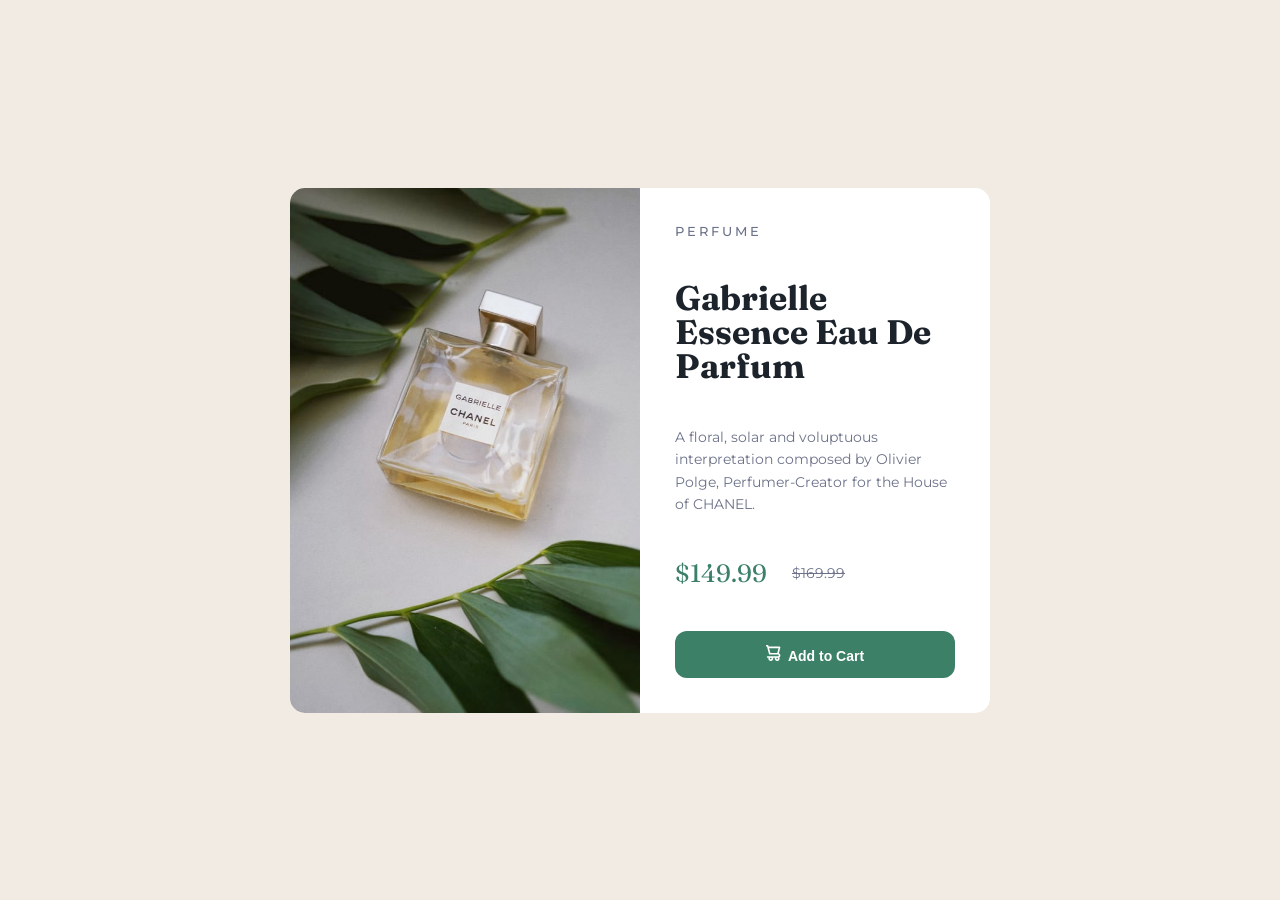
<file: product-preview-card-component-main/index.html>
<!DOCTYPE html>
<html lang="en">
<head>
  <meta charset="UTF-8">
  <meta name="viewport" content="width=device-width, initial-scale=1.0">
  <link rel="stylesheet" href="style.css">
  <link rel="icon" type="image/png" sizes="32x32" href="./images/favicon-32x32.png">
  <title>Frontend Mentor | Product preview card component</title>
</head>
<body>
  <div class="container">
    <div class="grid">
      <div class="img">
        <img src="images/image-product-desktop.jpg" alt="">
      </div>
      <div class="card-content">
        <h6 class="pro-cat">Perfume</h6>
        <h2 class="pro-name">Gabrielle Essence Eau De Parfum</h2>
        <p class="pro-des">A floral, solar and voluptuous interpretation composed by Olivier Polge, 
          Perfumer-Creator for the House of CHANEL.</p>
        <div class="price">
          <p class="current-price">$149.99</p>
          <p class="old-price">$169.99</p>
        </div>
        <button class="cta"><img src="images/icon-cart.svg" alt="icon-cart">Add to Cart</button>
      </div>
    </div>
  </div>
</body>
</html>
</file>
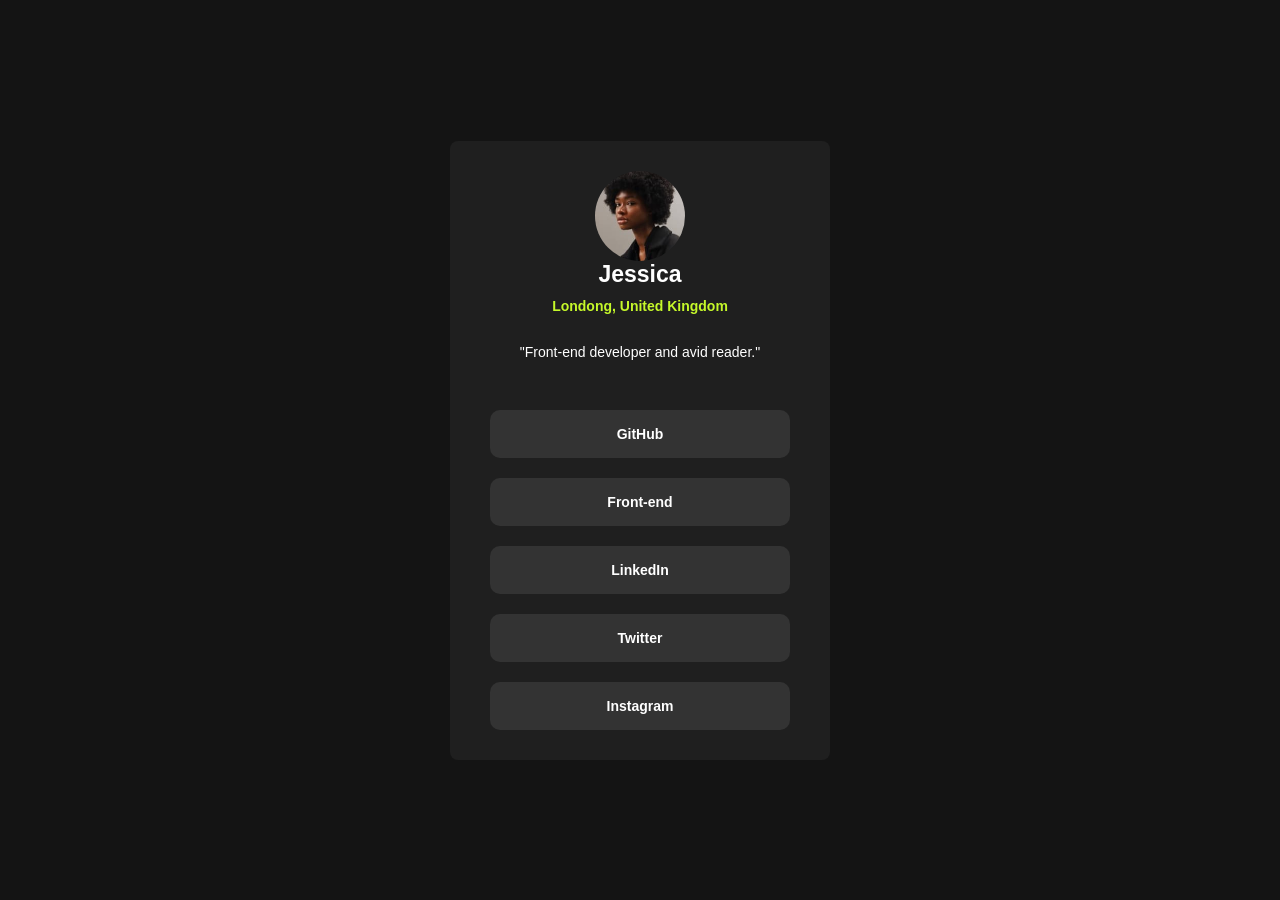
<file: social-links-profile-main/index.html>
<!DOCTYPE html>
<html lang="en">
<head>
  <meta charset="UTF-8">
  <meta name="viewport" content="width=device-width, initial-scale=1.0"> <!-- displays site properly based on user's device -->

  <link rel="icon" type="image/png" sizes="32x32" href="./assets/images/favicon-32x32.png">
  <link rel="stylesheet" href="style.css">
  <title>Frontend Mentor | Social links profile</title>
</head>
<body>
  <div class="container">
    <div class="profile">
      <div class="profile-header">
        <div class="profile-img">
          <img src="assets/images/avatar-jessica.jpeg" alt="Jessica">
        </div>
        <div class="profile-title">
          <h1>Jessica</h1>
          <h2>Londong, United Kingdom</h2>
        </div>
        <p>"Front-end developer and avid reader."</p>
      </div>
      <ul class="social-media">
        <li><a href="#">GitHub</a></li>
        <li><a href="#">Front-end</a></li>
        <li><a href="#">LinkedIn</a></li>
        <li><a href="#">Twitter</a></li>
        <li><a href="#">Instagram</a></li>
      </ul>
    </div>
  </div>
  
  
  
  
  
  
  
  
  
  
  
  
  
  
  
  
  
  
  
  
  
  <!-- Jessica Randall
  London, United Kingdom
  "Front-end developer and avid reader."

  GitHub
  Frontend Mentor
  LinkedIn
  Twitter
  Instagram -->
  

</body>
</html>
</file>
<file: product-preview-card-component-main/style.css>
@import url('https://fonts.googleapis.com/css2?family=Fraunces:opsz,wght@9..144,700&family=Montserrat:wght@500;700&display=swap');


*{
    margin: 0;
    padding: 0;
    box-sizing: border-box;
}

body{
    font-family: 'Montserrat', sans-serif;
    background-color: hsl(30, 38%, 92%);
    font-size: 14px;
    min-height: 100vh;
    display: flex;
    justify-content: center;
    align-items: center;
}

.container{
    margin: 30px auto;
    padding: 0 30px;
}

.grid{
    max-width: 700px;
    display: grid;
    grid-template-columns: 1fr 1fr;
    background-color: #FFF;
    border-radius: 15px;
    overflow: hidden;
}

.img img{
    max-width: 100%;
    display: inherit;
}


.card-content{
    padding: 35px;
    display: flex;
    flex-direction: column;
    justify-content: space-between;
}

h6.pro-cat{
    text-transform: uppercase;
    letter-spacing: 3px;
    font-size: 13px;
    color: hsl(228, 12%, 48%);
    font-weight: 500;
}

h2.pro-name{
    font-family: 'Fraunces', serif;
    font-size: 34px;
    line-height: 1em;
    color: hsl(212, 21%, 14%);
}

p.pro-des{
    color: hsl(228, 12%, 48%);
    line-height: 1.6em;
}

.price{
    display: flex;
    align-items: center;
}

p.current-price{
    font-family: 'Fraunces', serif;
    color: hsl(158, 36%, 37%);
    font-size: 25px;
    padding-right: 25px;
}

p.old-price{
    color: hsl(228, 12%, 48%);
    text-decoration: line-through;
}

button.cta{
    background-color: hsl(158, 36%, 37%);
    border: none;
    padding: 14px 0;
    border-radius: 12px;
    color: white;
    font-size: 14px;
    font-weight: 700;
    cursor: pointer;
    transition: background-color .3s ease;
    width: 100%;
}

button.cta:hover{
    background-color: hsl(158, 36%, 23%);
}

button.cta img{
    padding-right: 7px;
}

@media only screen and (max-width: 628px){
    .grid{
        grid-template-columns: 1fr;
    }
    .img img{
        max-height: 450px;
        width: 100%;
        object-fit: cover;
    }
    .card-content{
        display: block;
    }
    h6.pro-cat, h2.pro-name, p.pro-des, .price{
        padding-bottom: 23px;
    }
}

@media only screen and (max-width: 375px){
    .container{
        margin: 15px auto;
        padding: 0 15px;
    }
    .img img{
        max-height: 290px;
    }
    .card-content{
        padding: 24px;
    }
    h6.pro-cat, h2.pro-name, p.pro-des, .price{
        padding-bottom: 16px;
    }
    h2.pro-name{
        font-size: 28px;
    }
    p.pro-des{
        font-size: 12px;
    }
    p.current-price{
        font-size: 23px;
    }
    button.cta{
        padding: 12px 0;
        font-size: 13px;
    }
}
</file>
<file: social-links-profile-main/style.css>
@import url('https://fonts.googleapis.com/css2?family=Roboto:ital,wght@0,100..900;1,100..900&display=swap');

*,
* ::before,
* ::after{
    margin: 0;
    padding: 0;
    box-sizing: border-box;
}
:root{
    --clr-green: hsl(75, 94%, 57%);
    --clr-White: hsl(0, 0%, 100%);
    --clr-grey : hsl(0, 0%, 20%);
    --clr-dark-grey: hsl(0, 0%, 12%);
    --clr-off-black: hsl(0, 0%, 8%);
    --fw-normal:400 ;
    --fw-semi-bold:600 ;
    --fw-bold:700 ;
}

html{
    font-size: 62.5%;
}
body {
    font-family: "Inter", sans-serif;
    font-size: 1.4rem;
    font-weight: var(--fw-normal);
    min-height: 100vh;
    display: grid ;
    place-content: center;
    background-color: var(--clr-off-black);
}

ul{
    list-style: none;
}
a {
    text-decoration: none;
    display: block;
}

.container{
    padding-inline: 15rem;
    margin: 9rem auto 0;
}

.profile{
    background-color: var(--clr-dark-grey);
    width: 32rem;
    padding: 1.8rem;
    border-radius: 0.8rem;
    text-align: center;
}

.profile .profile-img {
    width: 9rem;
    aspect-ratio: 1;
    margin: 0 auto;
}

.profile .profile-img img{
    display: inherit;
    max-width: 100%;
    border-radius: 50%;
}
 
.profile .profile-title h1{
    color: var(--clr-White);
    font-size: 2.3rem;
    font-weight: var(--fw-bold);
}

.profile .profile-title h2{
    color: var(--clr-green);
    font-size: 1.4rem;
    margin-top: 1rem;
    margin-bottom: 3rem;
}

.profile .profile-header p{
    color: var(--clr-White);
}

.profile .social-media {
    display: flex;
    flex-direction: column;
    align-items: center;
    margin-top: 3rem;
}

.profile .social-media li {
    width: 100%;
}

.profile .social-media li a {
    background-color: var(--clr-grey);
    color: var(--clr-White);
    padding: 1.6rem 0;
    border-radius: 1rem;
    margin-top: 2rem;
    font-weight: var(--fw-semi-bold);
    transition: all 0.3s ease-in-out;
}

.profile .social-media li:hover a{
    background-color: var(--clr-green);
    color: var(--clr-off-black);
}

@media(min-width :1200px){
    .container{
        margin-top: 0;
    }
    .profile{
        width: 38rem;
        padding: 3rem 4rem;
    }
}
</file>
